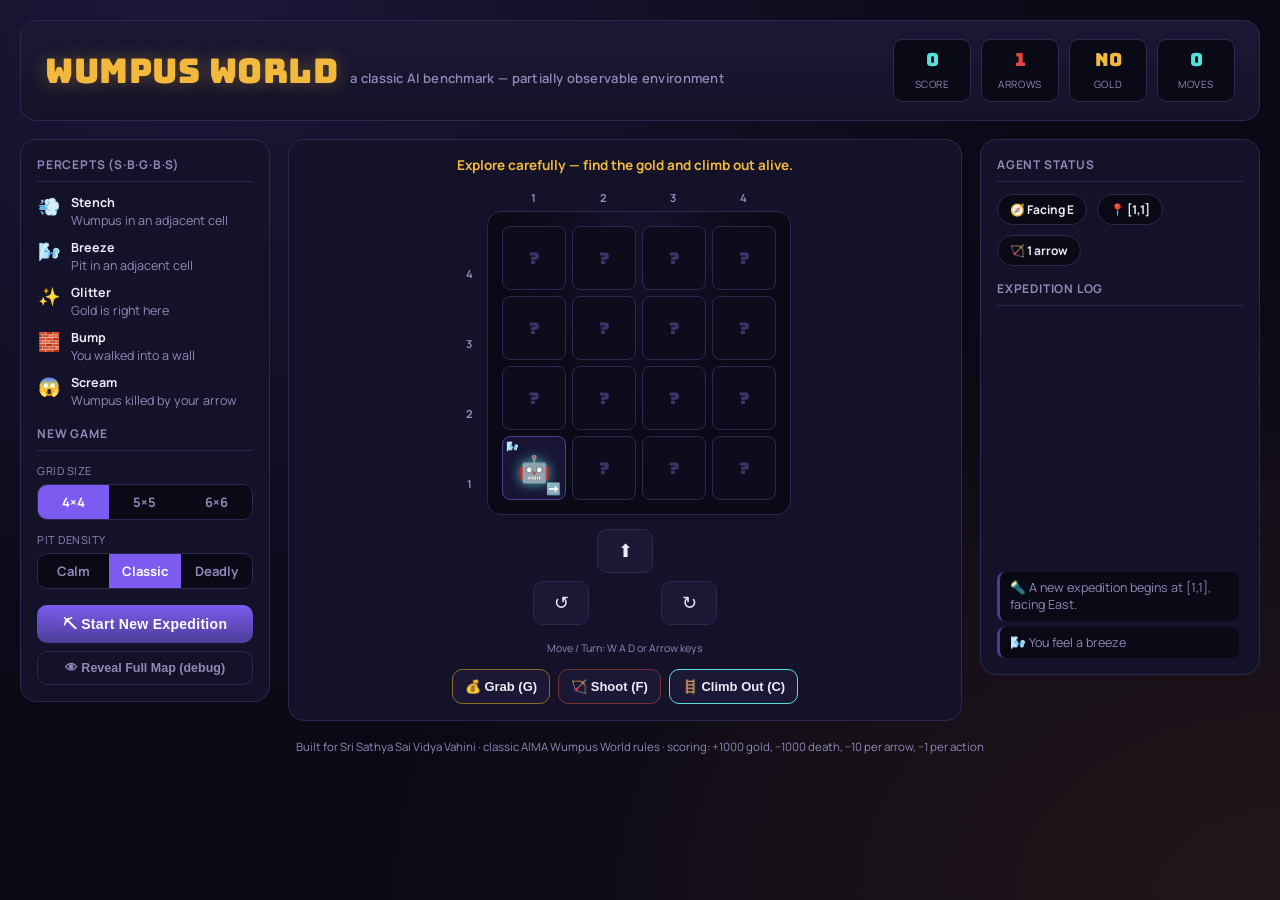
<file: index.html>
<!DOCTYPE html>
<html lang="en">
<head>
<meta charset="UTF-8">
<meta name="viewport" content="width=device-width, initial-scale=1.0">
<title>Wumpus World — Logical Agent Game</title>
<link rel="preconnect" href="https://fonts.googleapis.com">
<link href="https://fonts.googleapis.com/css2?family=Bungee&family=Manrope:wght@400;500;600;700;800&display=swap" rel="stylesheet">
<style>
  :root{
    --bg-deep:#0a0916;
    --bg-panel:#141228;
    --bg-panel-2:#1b1836;
    --line:#2c2850;
    --purple:#7c5cf0;
    --purple-dim:#4d3d99;
    --gold:#f2b93d;
    --gold-dim:#8a6b23;
    --danger:#e2483d;
    --teal:#57e0d9;
    --ember:#ff8a3d;
    --text:#ede9f7;
    --muted:#9089b8;
    --safe:#3ecf7e;
  }
  *{box-sizing:border-box;}
  html,body{margin:0;padding:0;}
  body{
    background:
      radial-gradient(ellipse at 15% 0%, rgba(124,92,240,0.16), transparent 55%),
      radial-gradient(ellipse at 100% 100%, rgba(255,138,61,0.10), transparent 50%),
      var(--bg-deep);
    color:var(--text);
    font-family:'Manrope', sans-serif;
    min-height:100vh;
    padding:20px;
  }
  .wrap{max-width:1280px;margin:0 auto;}

  /* ---------- Header ---------- */
  header{
    display:flex;
    align-items:center;
    justify-content:space-between;
    flex-wrap:wrap;
    gap:16px;
    padding:18px 24px;
    background:linear-gradient(180deg, var(--bg-panel-2), var(--bg-panel));
    border:1px solid var(--line);
    border-radius:16px;
    margin-bottom:18px;
  }
  .title-block{display:flex;align-items:baseline;gap:12px;flex-wrap:wrap;}
  h1{
    font-family:'Bungee', sans-serif;
    font-weight:400;
    font-size:clamp(22px,4vw,34px);
    margin:0;
    letter-spacing:0.5px;
    color:var(--gold);
    text-shadow:0 0 18px rgba(242,185,61,0.35);
  }
  .subtitle{color:var(--muted);font-size:13px;font-weight:600;letter-spacing:0.3px;}
  .hud{display:flex;gap:10px;flex-wrap:wrap;}
  .stat{
    background:var(--bg-deep);
    border:1px solid var(--line);
    border-radius:10px;
    padding:8px 14px;
    text-align:center;
    min-width:78px;
  }
  .stat .num{font-family:'Bungee',sans-serif;font-size:18px;color:var(--teal);display:block;}
  .stat .lbl{font-size:10px;color:var(--muted);text-transform:uppercase;letter-spacing:0.6px;}
  .stat.warn .num{color:var(--danger);}
  .stat.gold .num{color:var(--gold);}

  /* ---------- Layout ---------- */
  .layout{
    display:grid;
    grid-template-columns:250px 1fr 280px;
    gap:18px;
    align-items:start;
  }
  @media (max-width:980px){
    .layout{grid-template-columns:1fr;}
  }
  .panel{
    background:var(--bg-panel);
    border:1px solid var(--line);
    border-radius:16px;
    padding:16px;
  }
  .panel h2{
    font-size:12px;
    text-transform:uppercase;
    letter-spacing:0.8px;
    color:var(--muted);
    margin:0 0 12px 0;
    padding-bottom:8px;
    border-bottom:1px solid var(--line);
  }

  /* ---------- Legend ---------- */
  .legend-row{
    display:flex;
    align-items:flex-start;
    gap:10px;
    margin-bottom:10px;
    font-size:12.5px;
    line-height:1.4;
  }
  .legend-row .ic{font-size:18px;width:24px;text-align:center;flex:none;}
  .legend-row b{color:var(--text);}
  .legend-row span{color:var(--muted);display:block;}

  .setup-row{margin-bottom:12px;}
  .setup-row label{display:block;font-size:11px;color:var(--muted);text-transform:uppercase;letter-spacing:0.5px;margin-bottom:6px;}
  .seg{display:flex;border:1px solid var(--line);border-radius:10px;overflow:hidden;}
  .seg button{
    flex:1;background:var(--bg-deep);color:var(--muted);border:none;
    padding:8px 0;font-family:'Manrope';font-weight:700;font-size:13px;cursor:pointer;
  }
  .seg button.active{background:var(--purple);color:#fff;}
  .btn-primary{
    width:100%;
    background:linear-gradient(180deg,var(--purple),var(--purple-dim));
    color:#fff;border:none;border-radius:10px;
    padding:11px 0;font-weight:800;font-size:14px;letter-spacing:0.3px;
    cursor:pointer;margin-top:4px;
  }
  .btn-primary:hover{filter:brightness(1.1);}
  .btn-ghost{
    width:100%;background:transparent;border:1px solid var(--line);
    color:var(--muted);border-radius:10px;padding:9px 0;font-weight:700;font-size:12.5px;
    cursor:pointer;margin-top:8px;
  }
  .btn-ghost:hover{border-color:var(--purple);color:var(--text);}
  .btn-ghost.on{border-color:var(--teal);color:var(--teal);}

  /* ---------- Grid ---------- */
  .board-wrap{
    display:flex;flex-direction:column;align-items:center;gap:14px;
  }
  .status-line{
    min-height:20px;font-size:13.5px;font-weight:700;color:var(--gold);text-align:center;
  }
  .grid-frame{
    display:inline-grid;
    gap:6px;
    padding:14px;
    background:radial-gradient(ellipse at 50% 0%, rgba(124,92,240,0.10), transparent 60%), var(--bg-deep);
    border:1px solid var(--line);
    border-radius:14px;
  }
  .grid-inner{display:grid;gap:6px;}
  .col-heads, .row{display:grid;gap:6px;}
  .cell{
    width:64px;height:64px;
    background:#100e21;
    border:1px solid var(--line);
    border-radius:8px;
    display:flex;align-items:center;justify-content:center;
    position:relative;
    font-size:22px;
    transition:background 0.25s, border-color 0.25s;
  }
  @media (max-width:700px){ .cell{width:46px;height:46px;font-size:16px;} }
  .cell.unknown{background:#0d0c1c;color:var(--line);font-family:'Bungee';font-size:16px;color:#3a3568;}
  .cell.visited{background:#181534;border-color:var(--purple-dim);}
  .cell.safe-marked::after{
    content:"";position:absolute;inset:3px;border:1.5px dashed rgba(62,207,126,0.5);border-radius:6px;
  }
  .cell .percept-icons{
    position:absolute;top:2px;left:3px;right:3px;
    display:flex;gap:2px;font-size:10px;flex-wrap:wrap;
  }
  .cell .agent-ic{font-size:26px;filter:drop-shadow(0 0 6px rgba(87,224,217,0.8));z-index:2;}
  .cell.reveal-pit{background:#2a1414;border-color:var(--danger);}
  .cell.reveal-wumpus{background:#2a1414;border-color:var(--danger);}
  .cell.reveal-gold{border-color:var(--gold);}
  .coord{
    font-size:11px;color:var(--muted);text-align:center;font-weight:700;
  }
  .row-label{
    display:flex;align-items:center;justify-content:center;font-size:11px;color:var(--muted);font-weight:700;width:20px;
  }
  .grid-with-labels{display:flex;gap:8px;align-items:flex-end;}
  .row-labels{display:flex;flex-direction:column-reverse;gap:6px;}

  /* controls */
  .dpad{
    display:grid;
    grid-template-columns:repeat(3,56px);
    grid-template-rows:repeat(2,44px);
    gap:8px;
    justify-content:center;
  }
  .dpad button{
    background:var(--bg-panel-2);border:1px solid var(--line);color:var(--text);
    border-radius:10px;font-size:18px;cursor:pointer;
  }
  .dpad button:hover{border-color:var(--purple);}
  .dpad button:disabled{opacity:0.35;cursor:not-allowed;}
  .action-row{display:flex;gap:8px;justify-content:center;flex-wrap:wrap;}
  .action-row button{
    background:var(--bg-panel-2);border:1px solid var(--line);color:var(--text);
    border-radius:10px;padding:9px 12px;font-size:13px;font-weight:700;cursor:pointer;
    display:flex;align-items:center;gap:6px;
  }
  .action-row button:hover{border-color:var(--purple);}
  .action-row button:disabled{opacity:0.35;cursor:not-allowed;}
  .action-row button.grab{border-color:var(--gold-dim);}
  .action-row button.shoot{border-color:#7a3030;}
  .action-row button.climb{border-color:var(--teal);}
  .key-hint{font-size:10.5px;color:var(--muted);text-align:center;margin-top:2px;}

  /* ---------- Log & inventory ---------- */
  .inv{display:flex;gap:10px;margin-bottom:14px;flex-wrap:wrap;}
  .inv .chip{
    background:var(--bg-deep);border:1px solid var(--line);border-radius:20px;
    padding:6px 12px;font-size:12px;font-weight:700;display:flex;align-items:center;gap:6px;
  }
  .inv .chip.have{border-color:var(--teal);color:var(--teal);}
  .log{
    height:340px;overflow-y:auto;display:flex;flex-direction:column-reverse;gap:6px;
    padding-right:4px;
  }
  .log::-webkit-scrollbar{width:6px;}
  .log::-webkit-scrollbar-thumb{background:var(--line);border-radius:4px;}
  .log-entry{
    font-size:12.5px;line-height:1.4;padding:7px 10px;border-radius:8px;
    background:var(--bg-deep);border-left:3px solid var(--purple-dim);
  }
  .log-entry.danger{border-left-color:var(--danger);color:#ffb3ac;}
  .log-entry.good{border-left-color:var(--safe);color:#b8f5cf;}
  .log-entry.gold{border-left-color:var(--gold);color:#ffe1a1;}
  .log-entry.info{color:var(--muted);}

  footer{text-align:center;color:var(--muted);font-size:11.5px;margin-top:18px;padding-bottom:10px;}
</style>
</head>
<body>
<div class="wrap">

  <header>
    <div class="title-block">
      <h1>WUMPUS WORLD</h1>
      <span class="subtitle">a classic AI benchmark — partially observable environment</span>
    </div>
    <div class="hud">
      <div class="stat"><span class="num" id="hud-score">0</span><span class="lbl">Score</span></div>
      <div class="stat warn"><span class="num" id="hud-arrows">1</span><span class="lbl">Arrows</span></div>
      <div class="stat gold"><span class="num" id="hud-gold">No</span><span class="lbl">Gold</span></div>
      <div class="stat"><span class="num" id="hud-moves">0</span><span class="lbl">Moves</span></div>
    </div>
  </header>

  <div class="layout">

    <!-- LEFT: legend + setup -->
    <div class="panel">
      <h2>Percepts (S·B·G·B·S)</h2>
      <div class="legend-row"><span class="ic">💨</span><div><b>Stench</b><span>Wumpus in an adjacent cell</span></div></div>
      <div class="legend-row"><span class="ic">🌬️</span><div><b>Breeze</b><span>Pit in an adjacent cell</span></div></div>
      <div class="legend-row"><span class="ic">✨</span><div><b>Glitter</b><span>Gold is right here</span></div></div>
      <div class="legend-row"><span class="ic">🧱</span><div><b>Bump</b><span>You walked into a wall</span></div></div>
      <div class="legend-row"><span class="ic">😱</span><div><b>Scream</b><span>Wumpus killed by your arrow</span></div></div>

      <h2 style="margin-top:16px;">New Game</h2>
      <div class="setup-row">
        <label>Grid size</label>
        <div class="seg" id="size-seg">
          <button data-size="4" class="active">4×4</button>
          <button data-size="5">5×5</button>
          <button data-size="6">6×6</button>
        </div>
      </div>
      <div class="setup-row">
        <label>Pit density</label>
        <div class="seg" id="pit-seg">
          <button data-pit="0.14">Calm</button>
          <button data-pit="0.20" class="active">Classic</button>
          <button data-pit="0.28">Deadly</button>
        </div>
      </div>
      <button class="btn-primary" id="new-game-btn">⛏ Start New Expedition</button>
      <button class="btn-ghost" id="reveal-btn">👁 Reveal Full Map (debug)</button>
    </div>

    <!-- CENTER: board + controls -->
    <div class="panel">
      <div class="board-wrap">
        <div class="status-line" id="status-line">Explore carefully — find the gold and climb out alive.</div>
        <div id="board-container"></div>

        <div class="dpad">
          <div></div>
          <button id="btn-forward" title="Move forward (W / ↑)">⬆</button>
          <div></div>
          <button id="btn-left" title="Turn left (A / ←)">↺</button>
          <button id="btn-climb2" title="Facing" style="visibility:hidden;">•</button>
          <button id="btn-right" title="Turn right (D / →)">↻</button>
        </div>
        <div class="key-hint">Move / Turn: W A D or Arrow keys</div>

        <div class="action-row">
          <button class="grab" id="btn-grab">💰 Grab (G)</button>
          <button class="shoot" id="btn-shoot">🏹 Shoot (F)</button>
          <button class="climb" id="btn-climbout">🪜 Climb Out (C)</button>
        </div>
      </div>
    </div>

    <!-- RIGHT: inventory + log -->
    <div class="panel">
      <h2>Agent Status</h2>
      <div class="inv">
        <div class="chip" id="chip-facing">🧭 Facing E</div>
        <div class="chip" id="chip-pos">📍 [1,1]</div>
        <div class="chip" id="chip-arrow">🏹 1 arrow</div>
      </div>
      <h2>Expedition Log</h2>
      <div class="log" id="log"></div>
    </div>

  </div>

  <footer>Built for Sri Sathya Sai Vidya Vahini · classic AIMA Wumpus World rules · scoring: +1000 gold, −1000 death, −10 per arrow, −1 per action</footer>
</div>

<script>
(function(){
  const DIRS = ['E','N','W','S'];
  const DIR_VEC = { E:[1,0], N:[0,1], W:[-1,0], S:[0,-1] };
  const DIR_ARROW = { E:'➡️', N:'⬆️', W:'⬅️', S:'⬇️' };

  let SIZE = 4;
  let PIT_PROB = 0.20;
  let grid = [];
  let agent = {};
  let gameOver = false;
  let debugReveal = false;

  const boardContainer = document.getElementById('board-container');
  const statusLine = document.getElementById('status-line');
  const logEl = document.getElementById('log');

  function inBounds(r,c){ return r>=0 && r<SIZE && c>=0 && c<SIZE; }

  function neighbors(r,c){
    return [[r+1,c],[r-1,c],[r,c+1],[r,c-1]].filter(([nr,nc])=>inBounds(nr,nc));
  }

  function generateWorld(){
    grid = [];
    for(let r=0;r<SIZE;r++){
      const row=[];
      for(let c=0;c<SIZE;c++){
        row.push({ pit:false, wumpus:false, gold:false, visited:false });
      }
      grid.push(row);
    }
    const isStart = (r,c)=> r===0 && c===0;

    // pits
    for(let r=0;r<SIZE;r++){
      for(let c=0;c<SIZE;c++){
        if(isStart(r,c)) continue;
        if(Math.random() < PIT_PROB) grid[r][c].pit = true;
      }
    }
    // wumpus (single, not on start, not on a pit)
    let placed=false;
    while(!placed){
      const r = Math.floor(Math.random()*SIZE);
      const c = Math.floor(Math.random()*SIZE);
      if(isStart(r,c) || grid[r][c].pit) continue;
      grid[r][c].wumpus = true;
      placed = true;
    }
    // gold (not on start, not on pit)
    placed=false;
    while(!placed){
      const r = Math.floor(Math.random()*SIZE);
      const c = Math.floor(Math.random()*SIZE);
      if(isStart(r,c) || grid[r][c].pit) continue;
      grid[r][c].gold = true;
      placed = true;
    }

    grid[0][0].visited = true;

    agent = { r:0, c:0, dirIdx:0, alive:true, hasGold:false, arrows:1, score:0, moves:0 };
    gameOver = false;
    debugReveal = false;
    document.getElementById('reveal-btn').classList.remove('on');
    logEl.innerHTML = '';
  }

  function log(msg, cls){
    const div = document.createElement('div');
    div.className = 'log-entry' + (cls ? ' '+cls : '');
    div.textContent = msg;
    logEl.prepend(div);
  }

  function currentPercepts(){
    const r=agent.r, c=agent.c;
    const stench = neighbors(r,c).some(([nr,nc])=>grid[nr][nc].wumpus);
    const breeze = neighbors(r,c).some(([nr,nc])=>grid[nr][nc].pit);
    const glitter = grid[r][c].gold;
    return { stench, breeze, glitter };
  }

  function announcePercepts(){
    const p = currentPercepts();
    const parts = [];
    if(p.stench) parts.push('💨 You smell a stench');
    if(p.breeze) parts.push('🌬️ You feel a breeze');
    if(p.glitter) parts.push('✨ You see a glitter');
    if(parts.length){
      log(parts.join(' · '), 'info');
    } else {
      log('No percepts here. This cell and its neighbors are clear.', 'good');
    }
  }

  function updateHUD(){
    document.getElementById('hud-score').textContent = agent.score;
    document.getElementById('hud-arrows').textContent = agent.arrows;
    document.getElementById('hud-gold').textContent = agent.hasGold ? 'Yes' : 'No';
    document.getElementById('hud-moves').textContent = agent.moves;
    document.getElementById('chip-facing').textContent = '🧭 Facing ' + DIRS[agent.dirIdx];
    document.getElementById('chip-pos').textContent = '📍 [' + (agent.c+1) + ',' + (agent.r+1) + ']';
    document.getElementById('chip-arrow').textContent = '🏹 ' + agent.arrows + ' arrow' + (agent.arrows===1?'':'s');
  }

  function setControlsEnabled(on){
    ['btn-forward','btn-left','btn-right','btn-grab','btn-shoot','btn-climbout'].forEach(id=>{
      document.getElementById(id).disabled = !on;
    });
  }

  function render(){
    boardContainer.innerHTML = '';

    const outer = document.createElement('div');
    outer.style.display = 'flex';
    outer.style.flexDirection = 'column';
    outer.style.alignItems = 'center';
    outer.style.gap = '6px';

    // column header row
    const colHeadWrap = document.createElement('div');
    colHeadWrap.style.display = 'flex';
    colHeadWrap.style.gap = '6px';
    colHeadWrap.style.marginLeft = '26px';
    for(let c=0;c<SIZE;c++){
      const lbl = document.createElement('div');
      lbl.className = 'coord';
      lbl.style.width = '64px';
      lbl.textContent = c+1;
      colHeadWrap.appendChild(lbl);
    }
    outer.appendChild(colHeadWrap);

    const gridWithLabels = document.createElement('div');
    gridWithLabels.className = 'grid-with-labels';

    const rowLabels = document.createElement('div');
    rowLabels.className = 'row-labels';
    for(let r=0;r<SIZE;r++){
      const lbl = document.createElement('div');
      lbl.className = 'row-label';
      lbl.style.height='64px';
      lbl.textContent = r+1;
      rowLabels.appendChild(lbl);
    }
    gridWithLabels.appendChild(rowLabels);

    const gframe = document.createElement('div');
    gframe.className = 'grid-frame';
    const ginner = document.createElement('div');
    ginner.className = 'grid-inner';
    ginner.style.gridTemplateRows = 'repeat(' + SIZE + ', 64px)';

    for(let r=SIZE-1; r>=0; r--){
      const rowDiv = document.createElement('div');
      rowDiv.className = 'row';
      rowDiv.style.gridTemplateColumns = 'repeat(' + SIZE + ', 64px)';
      for(let c=0;c<SIZE;c++){
        const cellData = grid[r][c];
        const cell = document.createElement('div');
        cell.className = 'cell';

        const known = cellData.visited || debugReveal;
        if(!known){
          cell.classList.add('unknown');
          cell.textContent = '?';
        } else {
          cell.classList.add('visited');
          const icons = document.createElement('div');
          icons.className = 'percept-icons';
          if(cellData.visited){
            const nb = neighbors(r,c);
            const stench = nb.some(([nr,nc])=>grid[nr][nc].wumpus);
            const breeze = nb.some(([nr,nc])=>grid[nr][nc].pit);
            if(stench) icons.append('💨');
            if(breeze) icons.append('🌬️');
            if(cellData.gold) icons.append('✨');
            if(!stench && !breeze) cell.classList.add('safe-marked');
          }
          cell.appendChild(icons);

          if(debugReveal){
            if(cellData.pit){ cell.classList.add('reveal-pit'); cell.append('🕳️'); }
            if(cellData.wumpus){ cell.classList.add('reveal-wumpus'); cell.append('👹'); }
            if(cellData.gold && !cellData.pit && !cellData.wumpus){ cell.classList.add('reveal-gold'); cell.append('💰'); }
          }
        }

        if(agent.r===r && agent.c===c){
          const a = document.createElement('span');
          a.className = 'agent-ic';
          a.textContent = '🤖';
          cell.appendChild(a);
          const dirTag = document.createElement('span');
          dirTag.style.position='absolute';
          dirTag.style.bottom='2px';
          dirTag.style.right='4px';
          dirTag.style.fontSize='12px';
          dirTag.textContent = DIR_ARROW[DIRS[agent.dirIdx]];
          cell.appendChild(dirTag);
        }

        rowDiv.appendChild(cell);
      }
      ginner.appendChild(rowDiv);
    }

    gframe.appendChild(ginner);
    gridWithLabels.appendChild(gframe);
    outer.appendChild(gridWithLabels);
    boardContainer.appendChild(outer);

    updateHUD();
  }

  function endGame(message, kind){
    gameOver = true;
    debugReveal = true;
    setControlsEnabled(false);
    statusLine.textContent = message;
    statusLine.style.color = kind==='win' ? 'var(--safe)' : (kind==='lose' ? 'var(--danger)' : 'var(--gold)');
    log(message, kind==='win' ? 'good' : (kind==='lose' ? 'danger' : 'gold'));
    render();
  }

  function checkDeath(){
    const cell = grid[agent.r][agent.c];
    if(cell.pit){
      agent.score -= 1000;
      endGame('💀 You fell into a bottomless pit. GAME OVER.', 'lose');
      return true;
    }
    if(cell.wumpus){
      agent.score -= 1000;
      endGame('💀 The Wumpus caught you in the dark. GAME OVER.', 'lose');
      return true;
    }
    return false;
  }

  function moveForward(){
    if(gameOver) return;
    const [dx,dy] = DIR_VEC[DIRS[agent.dirIdx]];
    const nr = agent.r + dy, nc = agent.c + dx;
    agent.moves++;
    if(!inBounds(nr,nc)){
      agent.score -= 1;
      log('🧱 Bump! You walked into the cave wall.', 'info');
      updateHUD();
      return;
    }
    agent.r = nr; agent.c = nc;
    agent.score -= 1;
    grid[nr][nc].visited = true;
    log('You move forward to [' + (nc+1) + ',' + (nr+1) + '].', null);
    render();
    if(checkDeath()) return;
    announcePercepts();
    updateHUD();
  }

  function turn(delta){
    if(gameOver) return;
    agent.dirIdx = (agent.dirIdx + delta + 4) % 4;
    agent.score -= 1;
    log('You turn ' + (delta===1 ? 'left' : 'right') + '. Now facing ' + DIRS[agent.dirIdx] + '.', null);
    render();
  }

  function grab(){
    if(gameOver) return;
    agent.score -= 1;
    const cell = grid[agent.r][agent.c];
    if(cell.gold){
      cell.gold = false;
      agent.hasGold = true;
      log('💰 You grab the gold! Now find your way back to [1,1] and climb out.', 'gold');
    } else {
      log('You grab at empty air. No gold here.', 'info');
    }
    render();
  }

  function shoot(){
    if(gameOver) return;
    if(agent.arrows <= 0){
      log('You have no arrows left.', 'info');
      return;
    }
    agent.arrows -= 1;
    agent.score -= 10;
    const [dx,dy] = DIR_VEC[DIRS[agent.dirIdx]];
    let r = agent.r, c = agent.c;
    let hit = false;
    while(true){
      r += dy; c += dx;
      if(!inBounds(r,c)) break;
      if(grid[r][c].wumpus){
        grid[r][c].wumpus = false;
        hit = true;
        break;
      }
    }
    if(hit){
      log('😱 SCREAM! Your arrow found its mark — the Wumpus is dead.', 'good');
    } else {
      log('🏹 The arrow vanishes into the darkness. You missed.', 'info');
    }
    render();
  }

  function climbOut(){
    if(gameOver) return;
    if(agent.r !== 0 || agent.c !== 0){
      log('You can only climb out from the entrance at [1,1].', 'info');
      return;
    }
    if(agent.hasGold){
      agent.score += 1000;
      endGame('🏆 You climb out with the gold. VICTORY!', 'win');
    } else {
      endGame('🪜 You climb out empty-handed. Expedition ended.', 'neutral');
    }
  }

  // ---------- controls wiring ----------
  document.getElementById('btn-forward').addEventListener('click', moveForward);
  document.getElementById('btn-left').addEventListener('click', ()=>turn(1));
  document.getElementById('btn-right').addEventListener('click', ()=>turn(-1));
  document.getElementById('btn-grab').addEventListener('click', grab);
  document.getElementById('btn-shoot').addEventListener('click', shoot);
  document.getElementById('btn-climbout').addEventListener('click', climbOut);

  document.addEventListener('keydown', (e)=>{
    const k = e.key.toLowerCase();
    if(k==='w' || k==='arrowup') moveForward();
    else if(k==='a' || k==='arrowleft') turn(1);
    else if(k==='d' || k==='arrowright') turn(-1);
    else if(k==='g' || k===' ') grab();
    else if(k==='f') shoot();
    else if(k==='c') climbOut();
  });

  document.getElementById('reveal-btn').addEventListener('click', function(){
    debugReveal = !debugReveal;
    this.classList.toggle('on', debugReveal);
    render();
  });

  document.querySelectorAll('#size-seg button').forEach(btn=>{
    btn.addEventListener('click', function(){
      document.querySelectorAll('#size-seg button').forEach(b=>b.classList.remove('active'));
      this.classList.add('active');
      SIZE = parseInt(this.dataset.size, 10);
    });
  });
  document.querySelectorAll('#pit-seg button').forEach(btn=>{
    btn.addEventListener('click', function(){
      document.querySelectorAll('#pit-seg button').forEach(b=>b.classList.remove('active'));
      this.classList.add('active');
      PIT_PROB = parseFloat(this.dataset.pit);
    });
  });

  document.getElementById('new-game-btn').addEventListener('click', startNewGame);

  function startNewGame(){
    generateWorld();
    statusLine.style.color = 'var(--gold)';
    statusLine.textContent = 'Explore carefully — find the gold and climb out alive.';
    setControlsEnabled(true);
    log('🔦 A new expedition begins at [1,1], facing East.', 'info');
    render();
    announcePercepts();
  }

  startNewGame();
})();
</script>
</body>
</html>
</file>
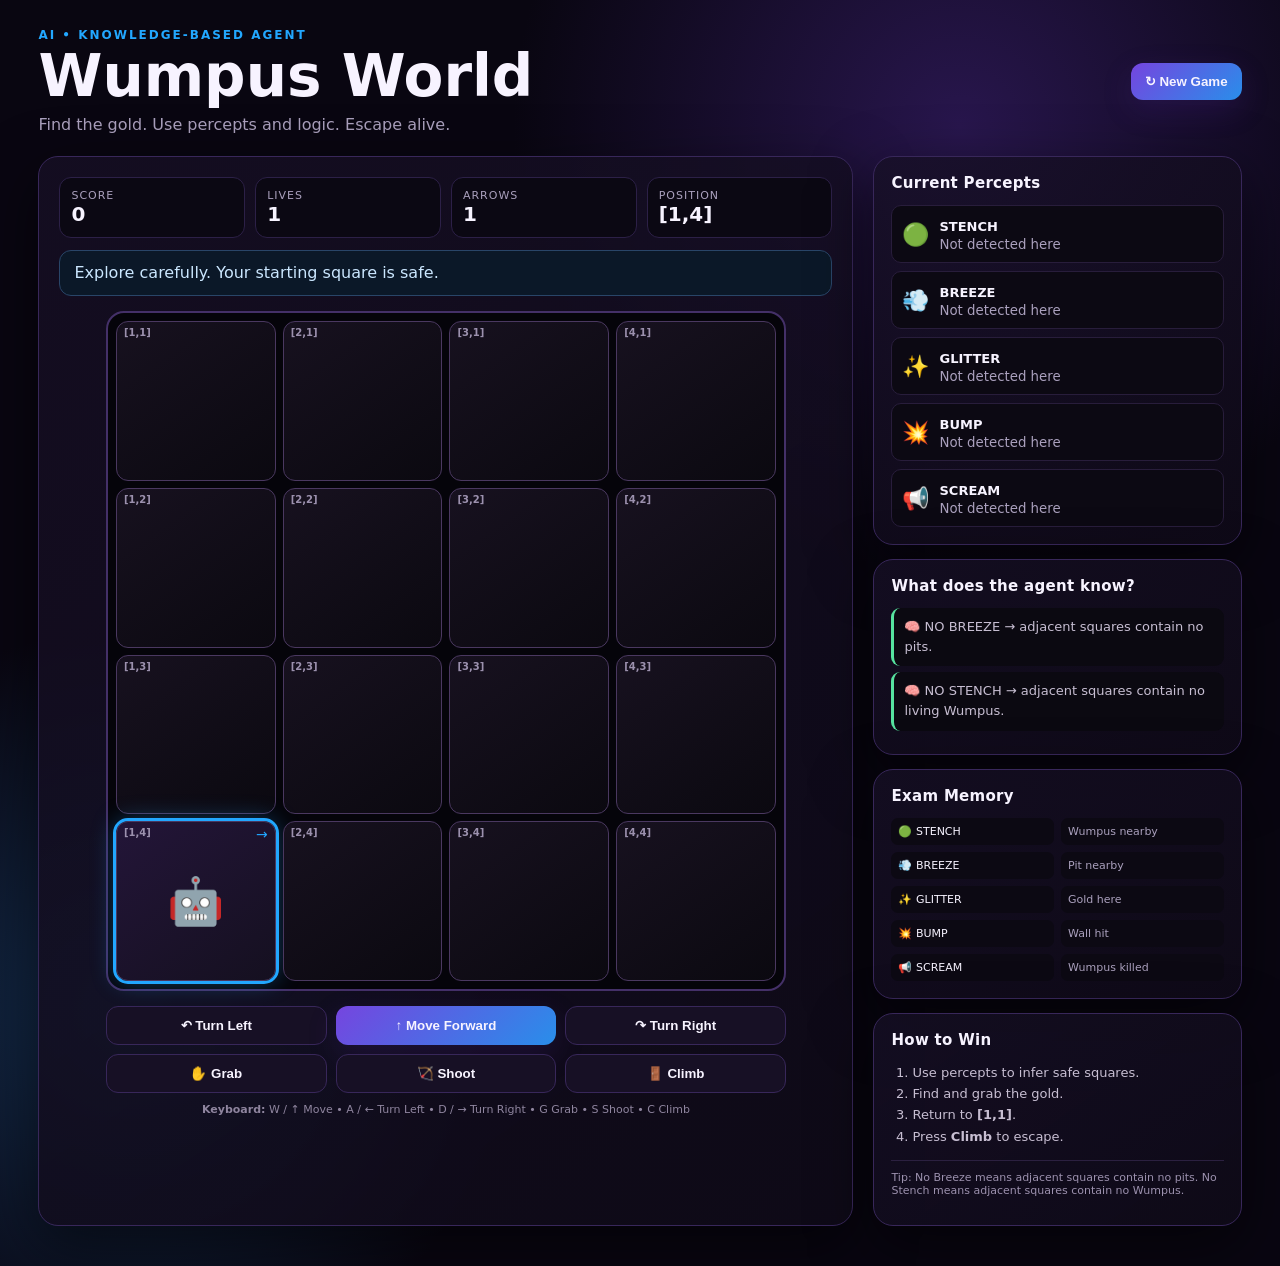
<file: wumpus_world_game_v0/index.html>
<!DOCTYPE html>
<html lang="en">
<head>
  <meta charset="UTF-8" />
  <meta name="viewport" content="width=device-width, initial-scale=1.0" />
  <title>Wumpus World — AI Reasoning Game</title>
  <link rel="stylesheet" href="styles.css" />
</head>
<body>
  <div class="app">
    <header class="topbar">
      <div>
        <div class="eyebrow">AI • KNOWLEDGE-BASED AGENT</div>
        <h1>Wumpus World</h1>
        <p>Find the gold. Use percepts and logic. Escape alive.</p>
      </div>
      <button id="newGameBtn" class="primary">↻ New Game</button>
    </header>

    <main class="layout">
      <section class="game-panel">
        <div class="stats">
          <div><span>Score</span><strong id="score">0</strong></div>
          <div><span>Lives</span><strong id="lives">1</strong></div>
          <div><span>Arrows</span><strong id="arrows">1</strong></div>
          <div><span>Position</span><strong id="position">[1,1]</strong></div>
        </div>

        <div id="message" class="message">Explore carefully. Your starting square is safe.</div>

        <div id="board" class="board" aria-label="4 by 4 Wumpus World board"></div>

        <div class="controls">
          <button data-action="turnLeft">↶ Turn Left</button>
          <button data-action="forward" class="primary">↑ Move Forward</button>
          <button data-action="turnRight">↷ Turn Right</button>
          <button data-action="grab">✋ Grab</button>
          <button data-action="shoot">🏹 Shoot</button>
          <button data-action="climb">🚪 Climb</button>
        </div>

        <div class="keyboard">
          <b>Keyboard:</b> W / ↑ Move • A / ← Turn Left • D / → Turn Right • G Grab • S Shoot • C Climb
        </div>
      </section>

      <aside class="side-panel">
        <section class="card">
          <h2>Current Percepts</h2>
          <div id="percepts" class="percepts"></div>
        </section>

        <section class="card">
          <h2>What does the agent know?</h2>
          <div id="knowledge" class="knowledge">
            <p>Start by observing your percepts. The agent cannot see hidden squares.</p>
          </div>
        </section>

        <section class="card">
          <h2>Exam Memory</h2>
          <div class="memory-grid">
            <span>🟢 STENCH</span><span>Wumpus nearby</span>
            <span>💨 BREEZE</span><span>Pit nearby</span>
            <span>✨ GLITTER</span><span>Gold here</span>
            <span>💥 BUMP</span><span>Wall hit</span>
            <span>📢 SCREAM</span><span>Wumpus killed</span>
          </div>
        </section>

        <section class="card rules">
          <h2>How to Win</h2>
          <ol>
            <li>Use percepts to infer safe squares.</li>
            <li>Find and grab the gold.</li>
            <li>Return to <b>[1,1]</b>.</li>
            <li>Press <b>Climb</b> to escape.</li>
          </ol>
          <p class="tip">Tip: No Breeze means adjacent squares contain no pits. No Stench means adjacent squares contain no Wumpus.</p>
        </section>
      </aside>
    </main>
  </div>

  <div id="modal" class="modal hidden">
    <div class="modal-box">
      <div id="modalIcon" class="modal-icon">🏆</div>
      <h2 id="modalTitle">You Escaped!</h2>
      <p id="modalText"></p>
      <button id="modalNewGame" class="primary">Play Again</button>
    </div>
  </div>

  <script src="game.js"></script>
</body>
</html>
</file>
<file: wumpus_world_game_v0/styles.css>
* { box-sizing: border-box; }

:root {
  --bg: #090611;
  --panel: #120d20;
  --panel2: #18102a;
  --border: #38275a;
  --text: #f7f3ff;
  --muted: #aaa0bd;
  --purple: #8b5cf6;
  --blue: #22a7ff;
  --yellow: #ffd43b;
  --green: #56e39f;
  --red: #ff5c67;
}

body {
  margin: 0;
  min-height: 100vh;
  color: var(--text);
  background:
    radial-gradient(circle at 75% 10%, #28164d 0, transparent 30%),
    radial-gradient(circle at 10% 80%, #132d4d 0, transparent 25%),
    var(--bg);
  font-family: Inter, ui-sans-serif, system-ui, -apple-system, BlinkMacSystemFont, "Segoe UI", sans-serif;
}

button {
  border: 1px solid var(--border);
  color: var(--text);
  background: #171025;
  border-radius: 12px;
  padding: 11px 14px;
  font-weight: 800;
  cursor: pointer;
  transition: .18s ease;
}
button:hover { transform: translateY(-2px); border-color: var(--purple); }
button:active { transform: translateY(0); }

.app { width: min(1380px, 94vw); margin: 0 auto; padding: 28px 0 40px; }

.topbar {
  display: flex; justify-content: space-between; align-items: center; gap: 20px;
  margin-bottom: 22px;
}
.eyebrow { color: var(--blue); font-weight: 900; letter-spacing: 2px; font-size: 12px; }
h1 { margin: 5px 0; font-size: clamp(34px, 5vw, 58px); line-height: 1; }
.topbar p { margin: 10px 0 0; color: var(--muted); font-size: 16px; }

.primary {
  background: linear-gradient(135deg, #7545df, #298eea);
  border: 0;
  box-shadow: 0 10px 30px #5328a633;
}

.layout { display: grid; grid-template-columns: minmax(0, 1.55fr) minmax(300px, .7fr); gap: 20px; }

.game-panel, .card {
  background: linear-gradient(145deg, #160f25cc, #0f0a18dd);
  border: 1px solid var(--border);
  border-radius: 20px;
  box-shadow: 0 20px 60px #0008;
}
.game-panel { padding: 20px; }

.stats { display: grid; grid-template-columns: repeat(4, 1fr); gap: 10px; margin-bottom: 12px; }
.stats div { background: #0b0813; border: 1px solid #2c2047; border-radius: 12px; padding: 11px; }
.stats span { display: block; color: var(--muted); font-size: 11px; text-transform: uppercase; letter-spacing: 1px; }
.stats strong { font-size: 20px; }

.message {
  border: 1px solid #294568; background: #0b1828; color: #cbe7ff;
  border-radius: 12px; padding: 12px 14px; margin-bottom: 15px;
  min-height: 46px;
}

.board {
  width: min(680px, 100%);
  aspect-ratio: 1;
  margin: 0 auto;
  display: grid;
  grid-template-columns: repeat(4, 1fr);
  gap: 7px;
  padding: 8px;
  border-radius: 18px;
  background: #05040a;
  border: 2px solid #443068;
}

.cell {
  position: relative; border-radius: 12px; overflow: hidden;
  display: flex; align-items: center; justify-content: center;
  min-width: 0; aspect-ratio: 1;
  border: 1px solid #4a3860;
  background:
    radial-gradient(circle at 50% 20%, #34224f, transparent 50%),
    linear-gradient(145deg, #20142f, #100c19);
  font-size: clamp(24px, 5vw, 46px);
  user-select: none;
}
.cell.hidden-cell { background: linear-gradient(145deg, #17111f, #0b0910); }
.cell.visited { background: linear-gradient(145deg, #231538, #151020); }
.cell.current { outline: 3px solid var(--blue); box-shadow: 0 0 25px #22a7ff66; }
.cell.safe { box-shadow: inset 0 0 0 2px #56e39f55; }
.cell.danger { box-shadow: inset 0 0 0 2px #ff5c6755; }

.coord {
  position: absolute; left: 7px; top: 5px; font-size: 10px;
  color: #9c91ae; font-weight: 800;
}
.arrow {
  position: absolute; right: 7px; top: 4px; font-size: 14px; color: var(--blue);
}
.cell-label {
  position: absolute; bottom: 5px; left: 50%; transform: translateX(-50%);
  font-size: 9px; color: #bcb3c9; text-transform: uppercase; letter-spacing: .8px;
}

.controls {
  display: grid; grid-template-columns: repeat(3, 1fr); gap: 9px; margin: 15px auto 9px;
  max-width: 680px;
}
.controls button:nth-child(4) { grid-column: 1; }
.controls button:nth-child(5) { grid-column: 2; }
.controls button:nth-child(6) { grid-column: 3; }

.keyboard {
  max-width: 680px; margin: 0 auto; text-align: center;
  color: #8f859f; font-size: 11px; line-height: 1.5;
}

.side-panel { display: flex; flex-direction: column; gap: 14px; }
.card { padding: 17px; }
.card h2 { font-size: 15px; margin: 0 0 13px; letter-spacing: .3px; }

.percepts { display: grid; gap: 8px; }
.percept {
  display: flex; align-items: center; gap: 10px; padding: 10px;
  border-radius: 10px; background: #0c0913; border: 1px solid #281d3b;
}
.percept.on { border-color: #536f8e; background: #101d2a; }
.percept .icon { font-size: 22px; }
.percept b { font-size: 13px; }
.percept small { display: block; color: var(--muted); margin-top: 2px; }

.knowledge {
  color: #c7bed2; font-size: 13px; line-height: 1.55;
}
.knowledge .fact {
  padding: 9px 10px; margin: 6px 0; border-radius: 9px;
  background: #0b0911; border-left: 3px solid var(--green);
}
.memory-grid {
  display: grid; grid-template-columns: 1fr 1fr; gap: 7px;
  font-size: 11px;
}
.memory-grid span { padding: 7px; border-radius: 7px; background: #0c0913; }
.memory-grid span:nth-child(even) { color: var(--muted); }

.rules ol { color: #c7bed2; padding-left: 21px; line-height: 1.65; font-size: 13px; }
.tip { font-size: 11px; color: #9c91ae; border-top: 1px solid #2b2040; padding-top: 10px; }

.modal {
  position: fixed; inset: 0; display: grid; place-items: center;
  background: #000a; backdrop-filter: blur(7px); z-index: 10;
}
.hidden { display: none; }
.modal-box {
  width: min(440px, 90vw); text-align: center; padding: 34px;
  background: #120c20; border: 1px solid #553d7e; border-radius: 22px;
  box-shadow: 0 30px 100px #000;
}
.modal-icon { font-size: 64px; }
.modal-box h2 { font-size: 30px; margin: 8px 0; }
.modal-box p { color: var(--muted); line-height: 1.6; margin-bottom: 22px; }

@media (max-width: 900px) {
  .layout { grid-template-columns: 1fr; }
  .side-panel { display: grid; grid-template-columns: repeat(2, 1fr); }
}
@media (max-width: 600px) {
  .app { width: 96vw; padding-top: 17px; }
  .topbar { align-items: flex-start; }
  .topbar button { padding: 9px; }
  .stats { grid-template-columns: repeat(2, 1fr); }
  .side-panel { display: flex; }
  .controls { grid-template-columns: repeat(2, 1fr); }
  .controls button:nth-child(4),
  .controls button:nth-child(5),
  .controls button:nth-child(6) { grid-column: auto; }
}
</file>
